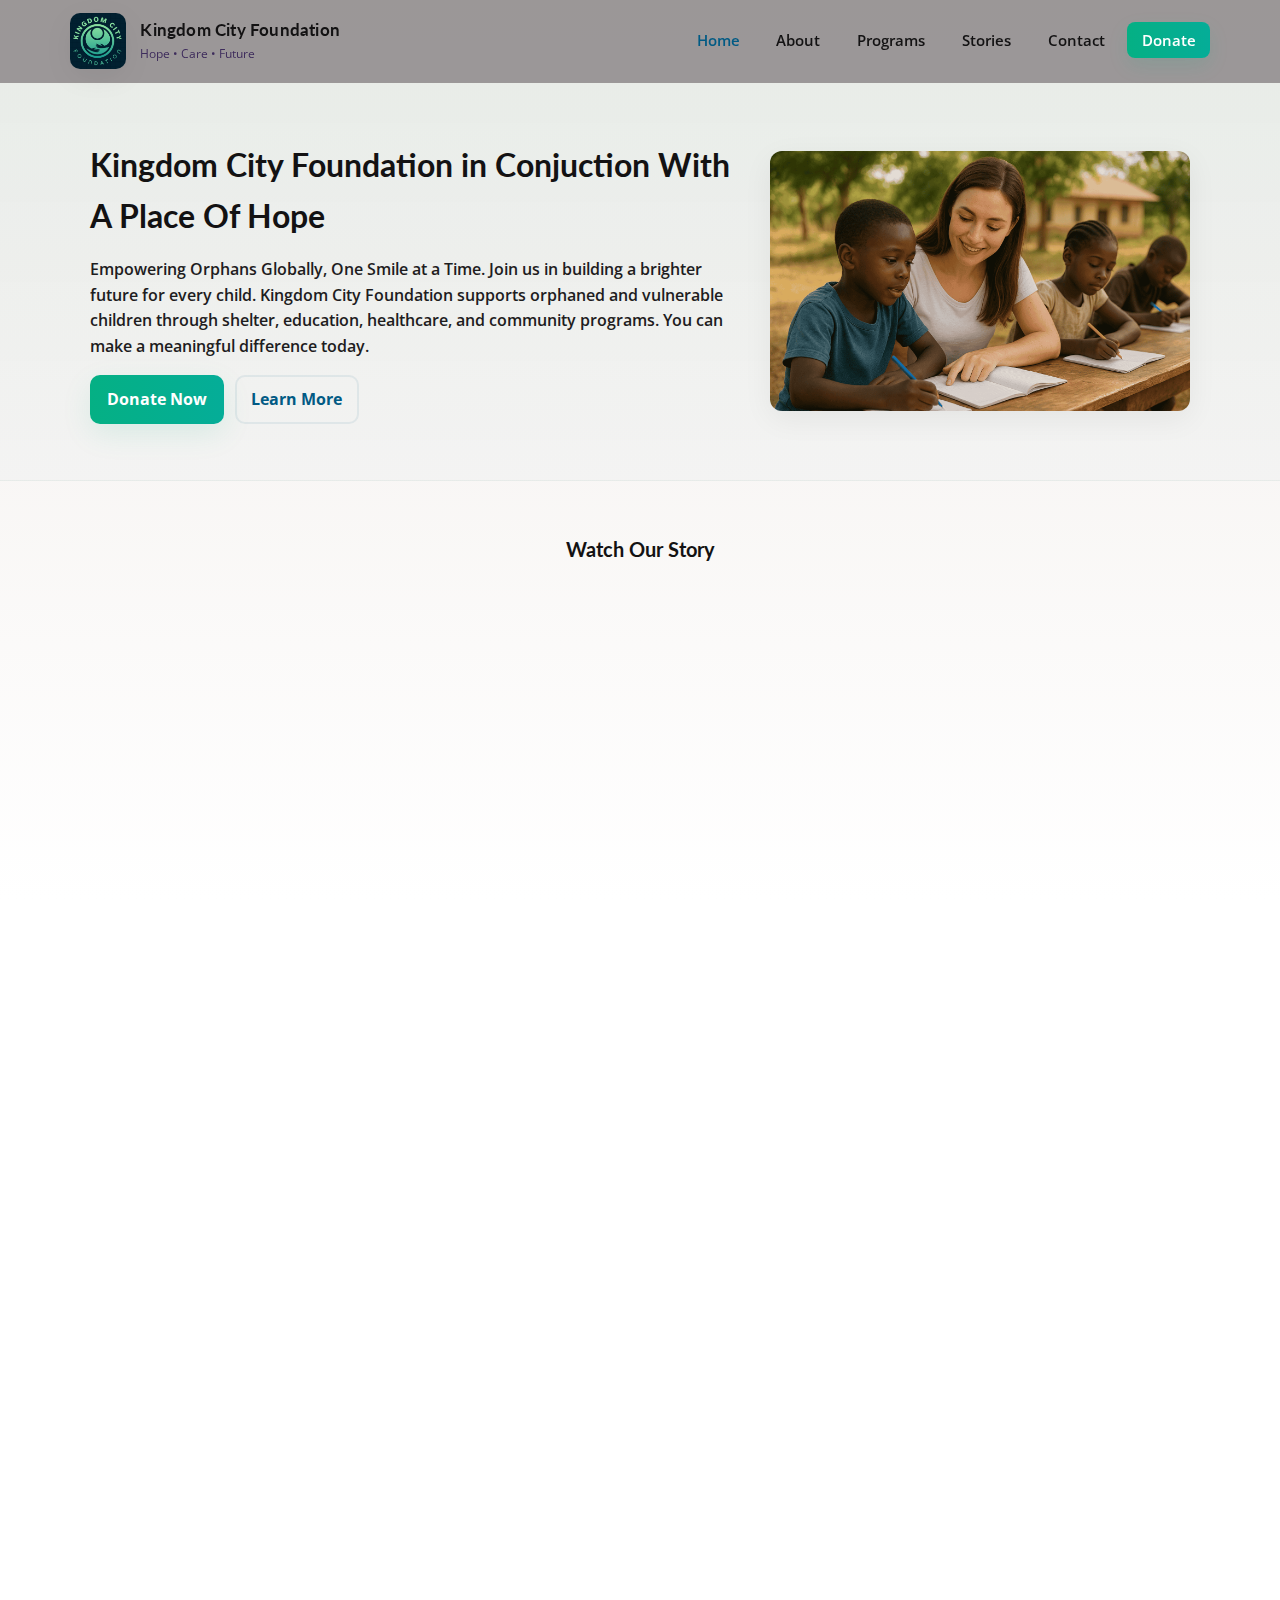
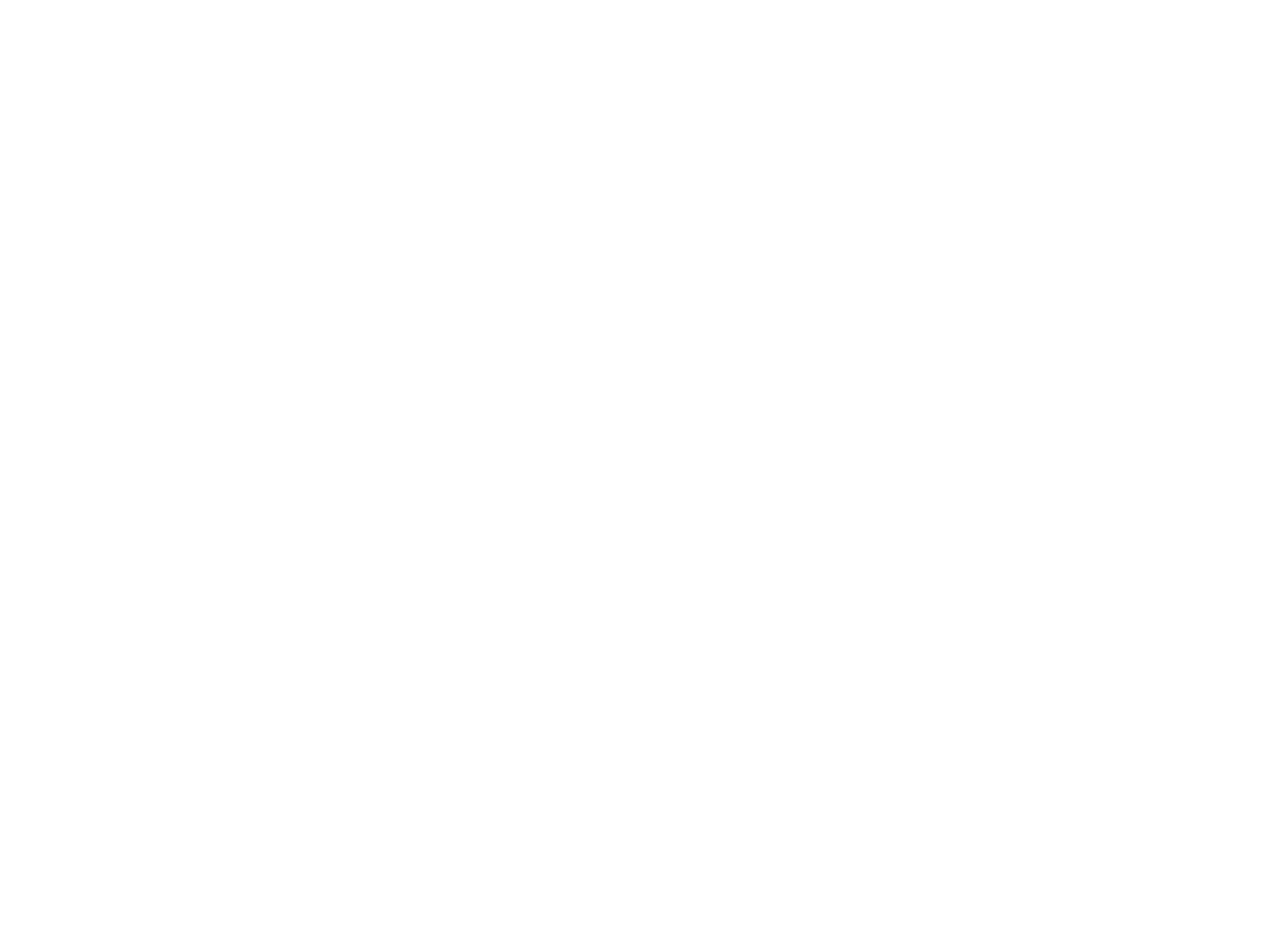
<file: index.html>
<!DOCTYPE html>
<html lang="en">
  <head>
    <meta charset="utf-8" />
    <meta name="viewport" content="width=device-width,initial-scale=1.0" />
    <title>Kingdom City Foundation — Home</title>
    <link rel="icon" type="image/x-icon" href="Favicon/favicon1.png" />

    <!-- Fonts: Open Sans (body), Lato (headings) -->
    <link
      href="https://fonts.googleapis.com/css2?family=Lato:wght@700;900&family=Open+Sans:wght@300;400;600;700&display=swap"
      rel="stylesheet"
    />

    <link rel="stylesheet" href="style.css" />
    <meta
      name="description"
      content="Kingdom City Foundation — shelter, education and care for orphans."
    />
  </head>
  <body>
    <!-- Header / Navigation -->
    <header class="site-header">
      <div class="container header-inner">
        <a class="brand" href="index.html">
          <img src="assets/logo.png" alt="Kingdom City Foundation logo" />
          <div class="brand-text">
            <h1>Kingdom City Foundation</h1>
            <small>Hope • Care • Future</small>
          </div>
        </a>

        <nav class="main-nav" id="mainNav">
          <ul>
            <li><a href="index.html" class="active">Home</a></li>
            <li><a href="about.html">About</a></li>
            <li><a href="services.html">Programs</a></li>
            <li><a href="blog.html">Stories</a></li>
            <li><a href="contact.html">Contact</a></li>
            <li><a href="donate.html" class="btn-cta">Donate</a></li>
          </ul>
        </nav>

        <button
          class="nav-toggle"
          id="navToggle"
          aria-label="Toggle navigation"
        >
          <span></span><span></span><span></span>
        </button>
      </div>
    </header>

    <!-- HERO -->
    <section class="hero">
      <div class="container hero-grid">
        <div class="hero-left">
          <h2>Kingdom City Foundation in Conjuction With A Place Of Hope</h2>
          <p class="lead">
            Empowering Orphans Globally, One Smile at a Time. Join us in
            building a brighter future for every child. Kingdom City Foundation
            supports orphaned and vulnerable children through shelter,
            education, healthcare, and community programs. You can make a
            meaningful difference today.
          </p>
          <div class="hero-ctas">
            <a class="btn-primary" href="donate.html">Donate Now</a>
            <a class="btn-outline" href="about.html">Learn More</a>
          </div>
        </div>

        <div class="hero-right">
          <div class="slideshow" id="heroSlides">
            <img src="assets/g11.png" alt="Children smiling" />
            <img src="assets/g13.png" alt="Children studying" />
            <img src="assets/k11.jpg" alt="Volunteer reading" />
            <img src="assets/g.png" alt="Volunteer reading" />
            <img src="assets/g10.jpg" alt="Volunteer reading" />
          </div>
        </div>
      </div>
    </section>
    <section class="intro-video">
      <h3>Watch Our Story</h3>
      <iframe
        width="70%"
        height="315"
        src="https://www.youtube.com/embed/U2vdC7X5VGk"
        frameborder="0"
        allowfullscreen
      ></iframe>
    </section>

    <!-- Programs summary -->
    <section class="programs container">
      <h3>Our Core Programs</h3>
      <div class="grid-3">
        <div class="card">
          <img src="assets/g7.png" alt="education" />
          <div class="card-body">
            <h4>Education & Scholarships</h4>
            <p>
              School fees, uniforms, supplies, and tutoring to help children
              reach their potential.
            </p>
            <a class="btn-outline" href="services.html">Read More</a>
          </div>
        </div>

        <div class="card">
          <img src="assets/g9.png" alt="shelter" />
          <div class="card-body">
            <h4>Safe Shelter</h4>
            <p>
              Family-style care and safe housing for orphaned and displaced
              children.
            </p>
            <a class="btn-outline" href="services.html">Read More</a>
          </div>
        </div>

        <div class="card">
          <img src="assets/g6.png" alt="health" />
          <div class="card-body">
            <h4>Healthcare & Nutrition</h4>
            <p>Routine medical care, vaccinations, and nutritious meals.</p>
            <a class="btn-outline" href="services.html">Read More</a>
          </div>
        </div>
      </div>
    </section>

    <!-- Feature story -->
    <section class="feature container">
      <div class="feature-inner">
        <div class="feature-media">
          <img src="assets/amina.jpg" alt="feature story" />
        </div>
        <div class="feature-text">
          <h3>From hardship to hope: Amina's journey</h3>
          <p class="lead">
            Amina’s story is one of courage, transformation, and the power of
            compassion. At just 9 years old, Amina lost both of her parents and
            was left in the care of distant relatives who struggled to provide
            for her. Life became a daily battle for survival — with little food,
            no access to school, and fading hope for the future. Everything
            changed when Amina was welcomed into the Kingdom City Foundation
            family. Through our Residential Care and Education & Scholarships
            Program, she received a safe home, nutritious meals, and the
            opportunity to return to school.
          </p>
          <a class="btn-outline" href="blog.html">Read her story</a>
        </div>
      </div>
    </section>

    <!-- Footer -->
    <footer class="site-footer">
      <div class="container footer-inner">
        <div class="footer-col about">
          <h4>About Kingdom City Foundation</h4>
          <p>
            We provide long-term care and community programs <br />that empower
            children to build better futures.We are committed <br />to creating
            a world where every child has access to love, care, <br />education,
            and the opportunity to reach their full potential.
          </p>
        </div>

        <div class="footer-col links">
          <h4>Quick Links</h4>
          <ul>
            <li><a href="about.html">About</a></li>
            <li><a href="services.html">Programs</a></li>
            <li><a href="donate.html">Donate</a></li>
            <li><a href="contact.html">Contact</a></li>
          </ul>
        </div>

        <div class="footer-col contact">
          <h4>Contact</h4>
          <p>kingdomcityfoundation.org@gmail.com</p>
          <p>+234 800 000 0000</p>
        </div>
      </div>

      <div class="footer-bottom">
        <div class="container">
          <small
            >© <span id="year"></span> Kingdom City Foundation — All rights
            reserved.</small
          >
        </div>
      </div>
    </footer>

    <script src="script.js"></script>
  </body>
</html>
</file>
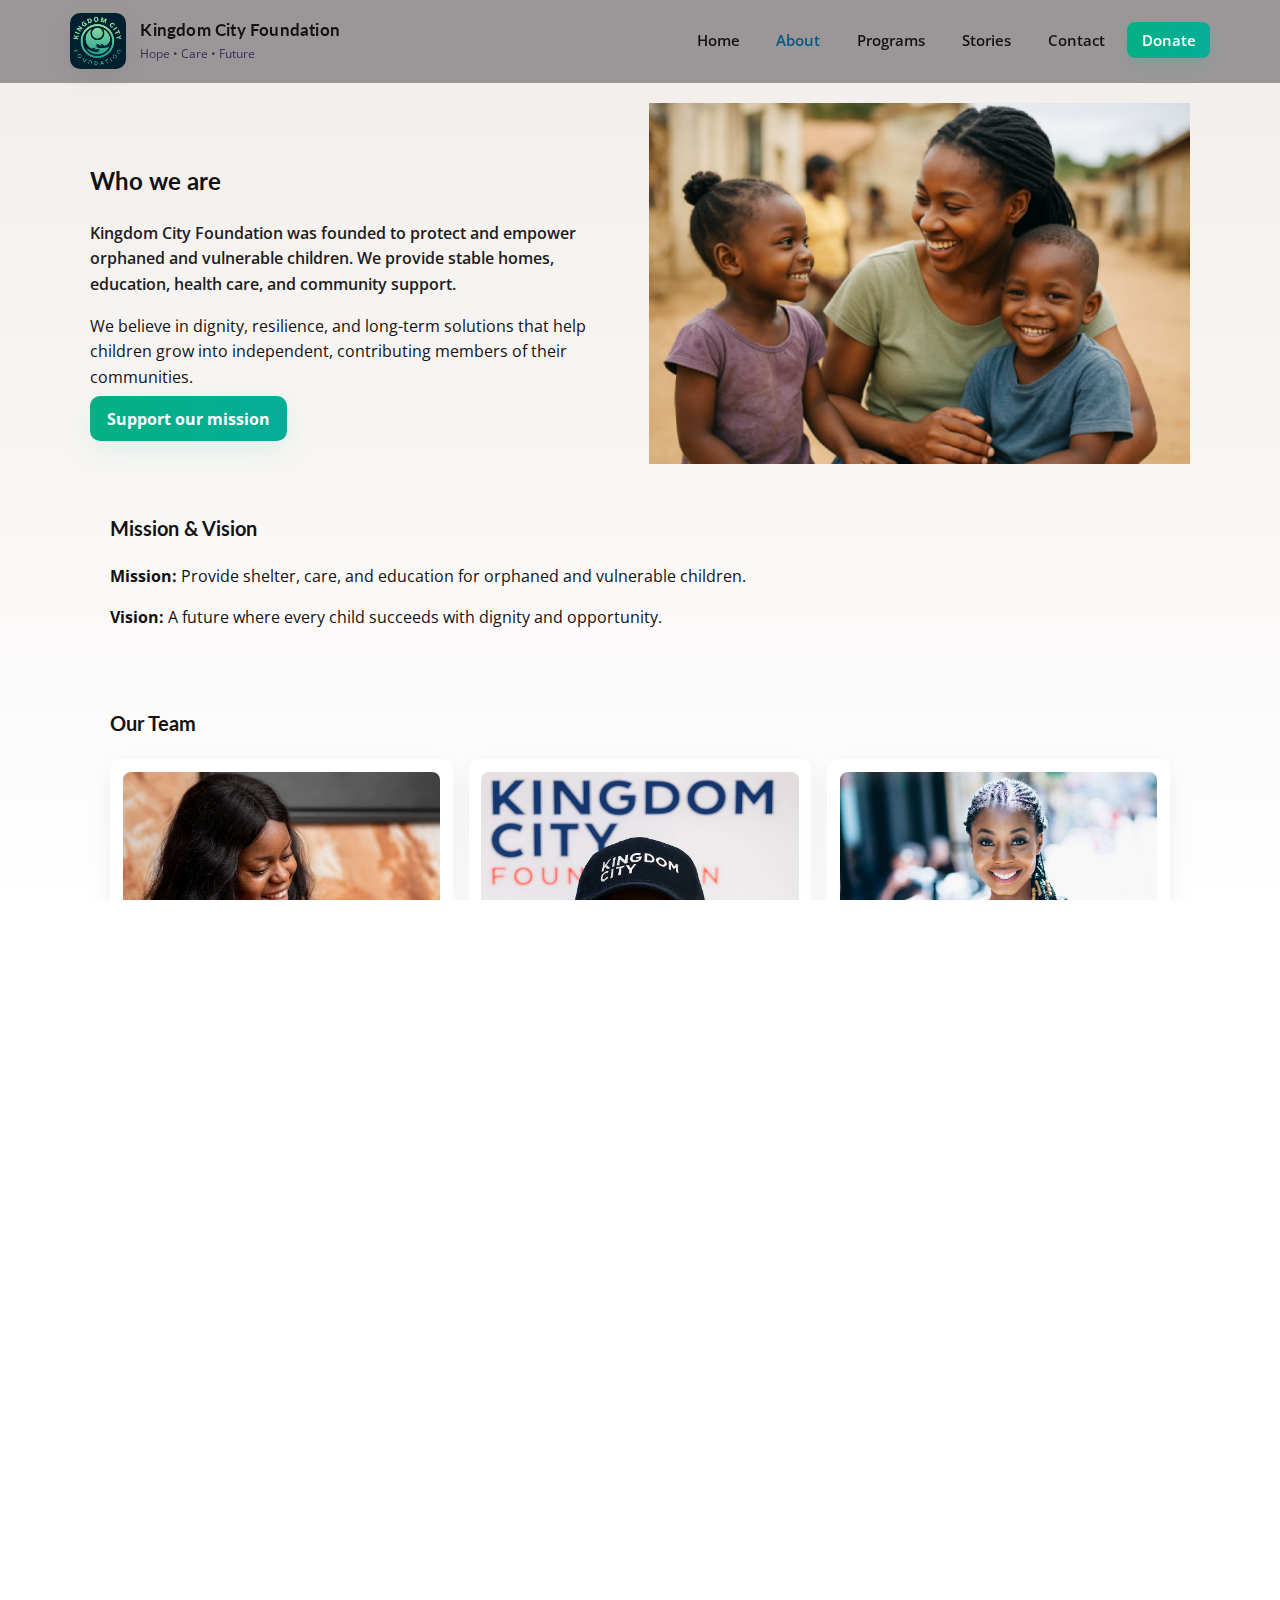
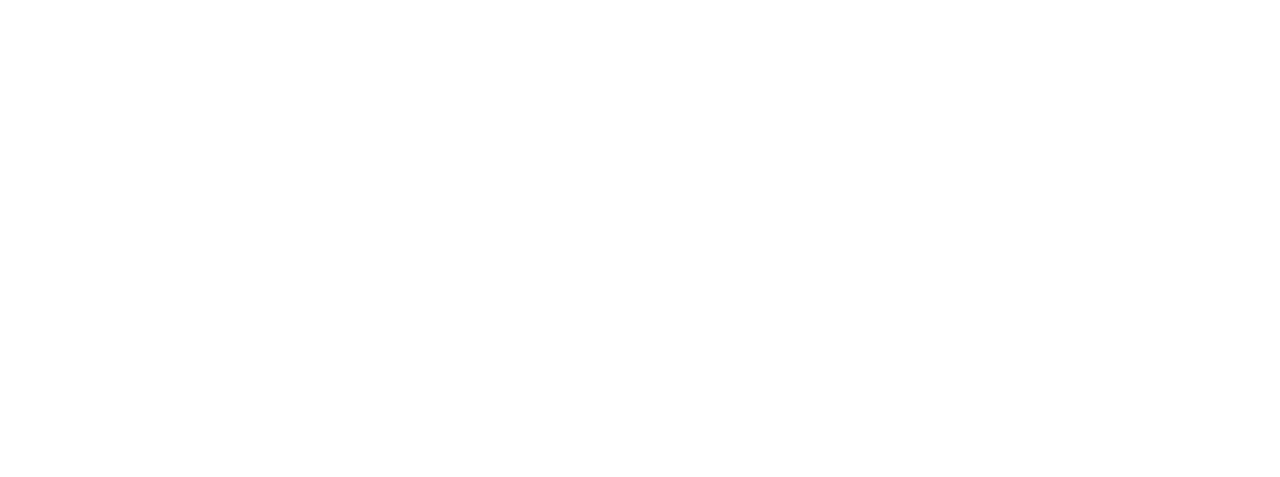
<file: about.html>
<!DOCTYPE html>
<html lang="en">
  <head>
    <meta charset="utf-8" />
    <meta name="viewport" content="width=device-width,initial-scale=1.0" />
    <title>About — Kingdom City Foundation</title>
    <link rel="icon" type="image/x-icon" href="Favicon/favicon1.png" />

    <link
      href="https://fonts.googleapis.com/css2?family=Lato:wght@700;900&family=Open+Sans:wght@300;400;600;700&display=swap"
      rel="stylesheet"
    />
    <link rel="stylesheet" href="style.css" />
  </head>
  <body>
    <header class="site-header">
      <div class="container header-inner">
        <a class="brand" href="index.html">
          <img src="assets/logo.png" alt="logo" />
          <div class="brand-text">
            <h1>Kingdom City Foundation</h1>
            <small>Hope • Care • Future</small>
          </div>
        </a>

        <nav class="main-nav">
          <ul>
            <li><a href="index.html">Home</a></li>
            <li><a href="about.html" class="active">About</a></li>
            <li><a href="services.html">Programs</a></li>
            <li><a href="blog.html">Stories</a></li>
            <li><a href="contact.html">Contact</a></li>
            <li><a href="donate.html" class="btn-cta">Donate</a></li>
          </ul>
        </nav>

        <button
          class="nav-toggle"
          id="navToggle2"
          aria-label="Toggle navigation"
        >
          <span></span><span></span><span></span>
        </button>
      </div>
    </header>

    <main class="container about-page">
      <section class="intro grid-2">
        <div>
          <h2>Who we are</h2>
          <p class="lead">
            Kingdom City Foundation was founded to protect and empower orphaned
            and vulnerable children. We provide stable homes, education, health
            care, and community support.
          </p>
          <p>
            We believe in dignity, resilience, and long-term solutions that help
            children grow into independent, contributing members of their
            communities.
          </p>
          <a class="btn-primary" href="donate.html">Support our mission</a>
        </div>
        <div>
          <img
            src="about/about.png"
            style="width: 100%; height: auto"
            alt="About image"
          />
        </div>
      </section>

      <section class="mission container">
        <h3>Mission & Vision</h3>
        <p>
          <strong>Mission:</strong> Provide shelter, care, and education for
          orphaned and vulnerable children.
        </p>
        <p>
          <strong>Vision:</strong> A future where every child succeeds with
          dignity and opportunity.
        </p>
      </section>

      <section class="team container">
        <h3>Our Team</h3>
        <div class="grid-3">
          <div class="team-card">
            <img
              src="about/ceo.jpg"
              style="width: 100%; height: auto"
              alt="Grace Okon"
            />
            <h4>Grace Okon</h4>
            <small>Founder & Director</small>
            <p>15+ years in child welfare and nonprofit leadership.</p>
          </div>

          <div class="team-card">
            <img
              src="about/g2.png"
              style="width: 100%; height: auto"
              alt="Estella Foster Hurt"
            />
            <h4>Estella Foster Hurt</h4>
            <small>Programs Manager</small>
            <p>Leads education and community initiatives.</p>
          </div>

          <div class="team-card">
            <img
              src="about/cordinator.jpg"
              style="width: 100%; height: auto"
              alt="Jane Thompson"
            />
            <h4>Jane Thompson</h4>
            <small>Care Lead</small>
            <p>Oversees day-to-day child care and volunteers.</p>
          </div>
        </div>
      </section>

      <section class="history container">
        <h3>History</h3>
        <ol>
          <li>
            <strong>2014</strong> — Foundation established with 54 children.
          </li>
          <li><strong>2017</strong> — Launched scholarship program.</li>
          <li>
            <strong>2020</strong> — Expanded healthcare & outreach programs.
          </li>
          <li>
            <strong>2024</strong> — 600+ children supported across programs.
          </li>
        </ol>
      </section>
    </main>

    <footer class="site-footer">
      <div class="container footer-inner">
        <div class="footer-col about">
          <h4>About Kingdom City Foundation</h4>
          <p>
            We provide long-term care and community programs <br />that empower
            children to build better futures.We are committed <br />to creating
            a world where every child has access to love, care, <br />education,
            and the opportunity to reach their full potential.
          </p>
        </div>
        <div class="footer-col links">
          <h4>Quick Links</h4>
          <ul>
            <li><a href="index.html">Home</a></li>
            <li><a href="services.html">Programs</a></li>
          </ul>
        </div>
        <div class="footer-col contact">
          <h4>Contact</h4>
          <p>kingdomcityfoundation.org@gmail.com</p>
          <p>+1242-322-2343</p>
        </div>
      </div>

      <div class="footer-bottom">
        <div class="container">
          <small
            >© <span id="year2"></span> Kingdom City Foundation — All rights
            reserved.</small
          >
        </div>
      </div>
    </footer>

    <script src="script.js"></script>
  </body>
</html>
</file>
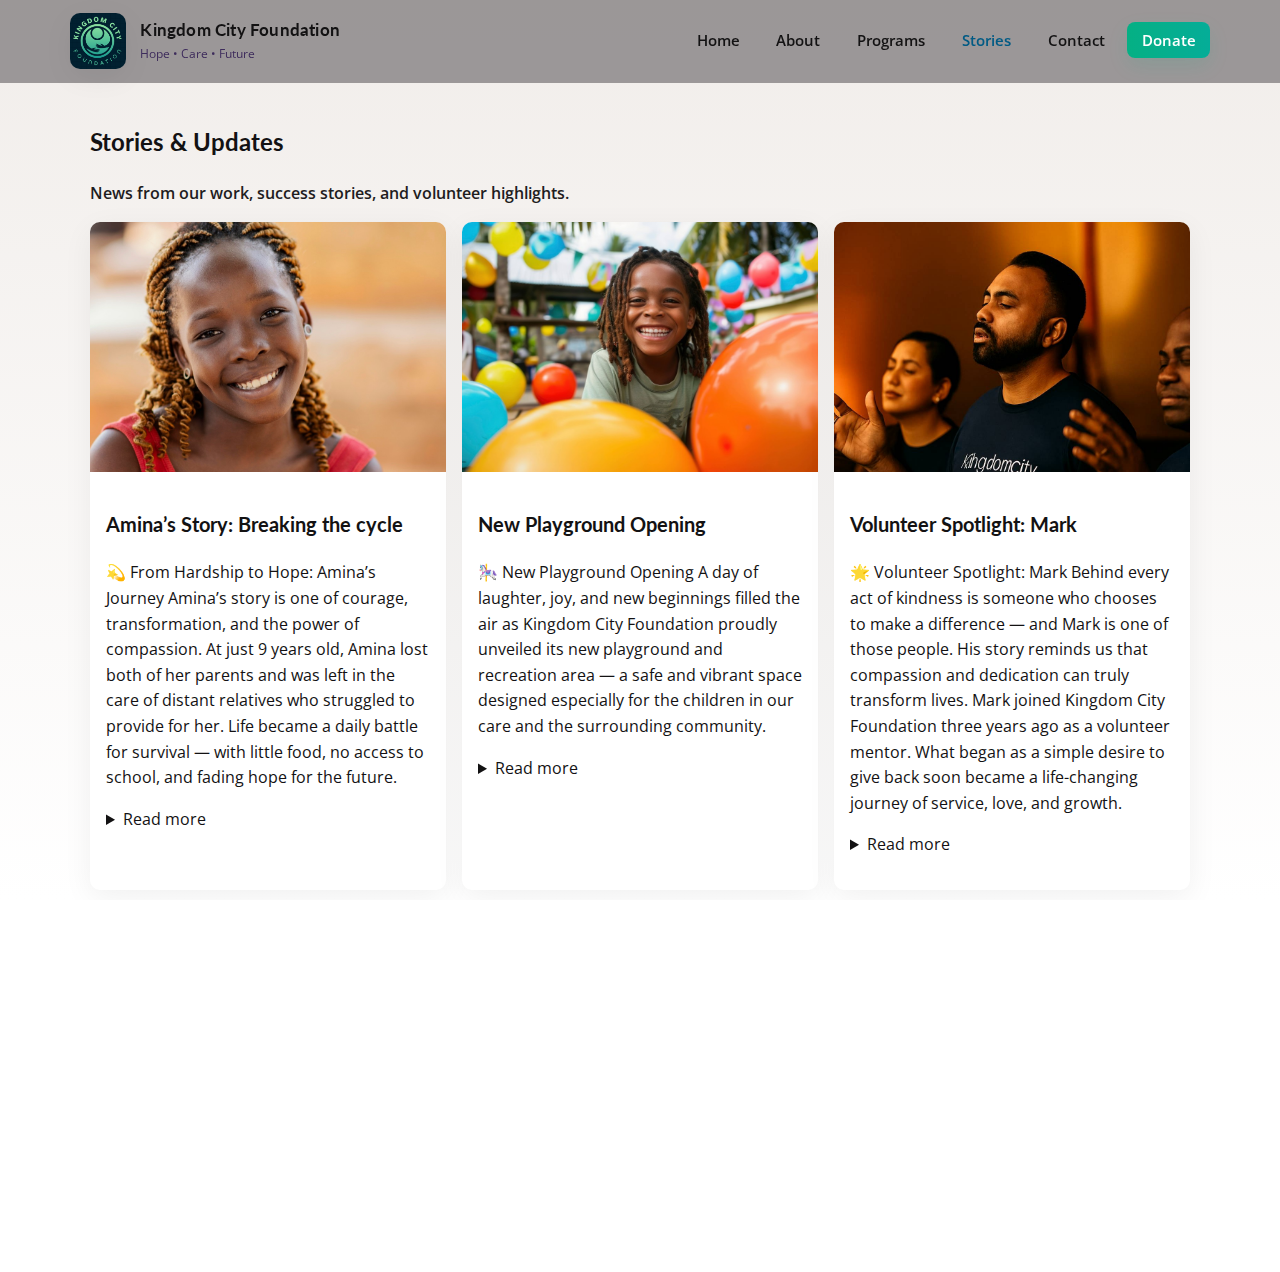
<file: blog.html>
<!DOCTYPE html>
<html lang="en">
  <head>
    <meta charset="utf-8" />
    <meta name="viewport" content="width=device-width,initial-scale=1.0" />
    <title>Stories — Kingdom City Foundation</title>
    <link rel="icon" type="image/x-icon" href="Favicon/favicon1.png" />

    <link
      href="https://fonts.googleapis.com/css2?family=Lato:wght@700;900&family=Open+Sans:wght@300;400;600;700&display=swap"
      rel="stylesheet"
    />
    <link rel="stylesheet" href="style.css" />
  </head>
  <body>
    <header class="site-header">
      <div class="container header-inner">
        <a class="brand" href="index.html">
          <img src="assets/logo.png" alt="logo" />
          <div class="brand-text">
            <h1>Kingdom City Foundation</h1>
            <small>Hope • Care • Future</small>
          </div>
        </a>

        <nav class="main-nav">
          <ul>
            <li><a href="index.html">Home</a></li>
            <li><a href="about.html">About</a></li>
            <li><a href="services.html">Programs</a></li>
            <li><a href="blog.html" class="active">Stories</a></li>
            <li><a href="contact.html">Contact</a></li>
            <li><a href="donate.html" class="btn-cta">Donate</a></li>
          </ul>
        </nav>

        <button
          class="nav-toggle"
          id="navToggle4"
          aria-label="Toggle navigation"
        >
          <span></span><span></span><span></span>
        </button>
      </div>
    </header>

    <main class="container blog-page">
      <section class="posts-overview">
        <h2>Stories & Updates</h2>
        <p class="lead">
          News from our work, success stories, and volunteer highlights.
        </p>

        <div class="posts-grid">
          <article class="post-card">
            <img src="assets/amina.jpg" alt="Amina" />
            <div class="post-body">
              <h3>Amina’s Story: Breaking the cycle</h3>
              <p>
                💫 From Hardship to Hope: Amina’s Journey Amina’s story is one
                of courage, transformation, and the power of compassion. At just
                9 years old, Amina lost both of her parents and was left in the
                care of distant relatives who struggled to provide for her. Life
                became a daily battle for survival — with little food, no access
                to school, and fading hope for the future.
              </p>
              <details>
                <summary>Read more</summary>
                <p>
                  Everything changed when Amina was welcomed into the Kingdom
                  City Foundation family. Through our Residential Care and
                  Education & Scholarships Program, she received a safe home,
                  nutritious meals, and the opportunity to return to school. For
                  the first time in years, Amina had a desk, books, and teachers
                  who believed in her. Her confidence began to grow as she
                  discovered her love for science and dreamed of becoming a
                  nurse — so she could help others just as she was helped.
                  Today, Amina is thriving in school, full of laughter and
                  purpose, and serves as an inspiration to other children facing
                  similar challenges. “Kingdom City Foundation gave me a new
                  chance at life. They made me believe that I can be anything I
                  want to be.” — Amina 🌟 A Story of Hope Amina’s journey is
                  just one of many. Every child we support represents a story of
                  resilience, transformation, and renewed faith in what’s
                  possible. When you support Kingdom City Foundation, you’re not
                  just donating — you’re rewriting stories and restoring
                  futures.
                </p>
              </details>
            </div>
          </article>

          <article class="post-card">
            <img src="assets/g14.jpg" alt="playing ground" />
            <div class="post-body">
              <h3>New Playground Opening</h3>
              <p>
                🎠 New Playground Opening A day of laughter, joy, and new
                beginnings filled the air as Kingdom City Foundation proudly
                unveiled its new playground and recreation area — a safe and
                vibrant space designed especially for the children in our care
                and the surrounding community.
              </p>
              <details>
                <summary>Read more</summary>
                <p>
                  For years, many of the children had only dreamed of having a
                  place to play freely and make happy memories. With the
                  generous support of our donors, partners, and volunteers, that
                  dream has finally come true. The playground features modern
                  swings, slides, climbing frames, and shaded areas for reading
                  and relaxation. It’s more than just a play area — it’s a place
                  where children can grow, learn teamwork, build friendships,
                  and simply be kids again. During the opening ceremony, our
                  staff, community members, and local supporters joined together
                  to celebrate this milestone. The excitement on the children’s
                  faces said it all — this playground represents hope,
                  happiness, and healing. We extend heartfelt gratitude to every
                  donor and volunteer who made this project possible. Your
                  kindness has created a lasting impact — a place where children
                  can dream and thrive for years to come. If you’d like to
                  support future community projects like this, please visit our
                  donate page.
                </p>
              </details>
            </div>
          </article>

          <article class="post-card">
            <img src="assets/g5.png" alt="Mark" />
            <div class="post-body">
              <h3>Volunteer Spotlight: Mark</h3>
              <p>
                🌟 Volunteer Spotlight: Mark Behind every act of kindness is
                someone who chooses to make a difference — and Mark is one of
                those people. His story reminds us that compassion and
                dedication can truly transform lives. Mark joined Kingdom City
                Foundation three years ago as a volunteer mentor. What began as
                a simple desire to give back soon became a life-changing journey
                of service, love, and growth.
                <details>
                  <summary>Read more</summary>
                  <p>
                    Every week, Mark spends his time mentoring young boys in our
                    Skills & Livelihoods Program, teaching them basic carpentry,
                    teamwork, and discipline. Through patience and care, he not
                    only shares his technical skills but also inspires
                    confidence and purpose in each child he meets. “Seeing these
                    children grow in skill and self-belief gives me so much joy.
                    They remind me that small efforts can create big change.” —
                    Mark, Kingdom City Foundation Volunteer. Mark’s impact goes
                    beyond teaching. He has helped organize community outreach
                    drives, supported scholarship fundraising events, and
                    personally sponsored two students’ educational materials.
                    His kindness and consistency have made him a role model to
                    other volunteers.
                  </p>
                </details>
              </p>
            </div>
          </article>
        </div>
      </section>
    </main>

    <footer class="site-footer">
      <div class="container footer-inner">
        <div class="footer-col about">
          <h4>About Kingdom City Foundation</h4>
          <p>
            We provide long-term care and community programs <br />that empower
            children to build better futures.We are committed <br />to creating
            a world where every child has access to love, care, <br />education,
            and the opportunity to reach their full potential.
          </p>
        </div>
        <div class="footer-col links">
          <h4>Quick Links</h4>
          <ul>
            <li><a href="index.html">Home</a></li>
          </ul>
        </div>
        <div class="footer-col contact">
          <h4>Contact</h4>
          <p>kingdomcityfoundation.org@gmail.com</p>
        </div>
      </div>

      <div class="footer-bottom">
        <div class="container">
          <small
            >© <span id="year4"></span> Kingdom City Foundation — All rights
            reserved.</small
          >
        </div>
      </div>
    </footer>

    <script src="script.js"></script>
  </body>
</html>
</file>
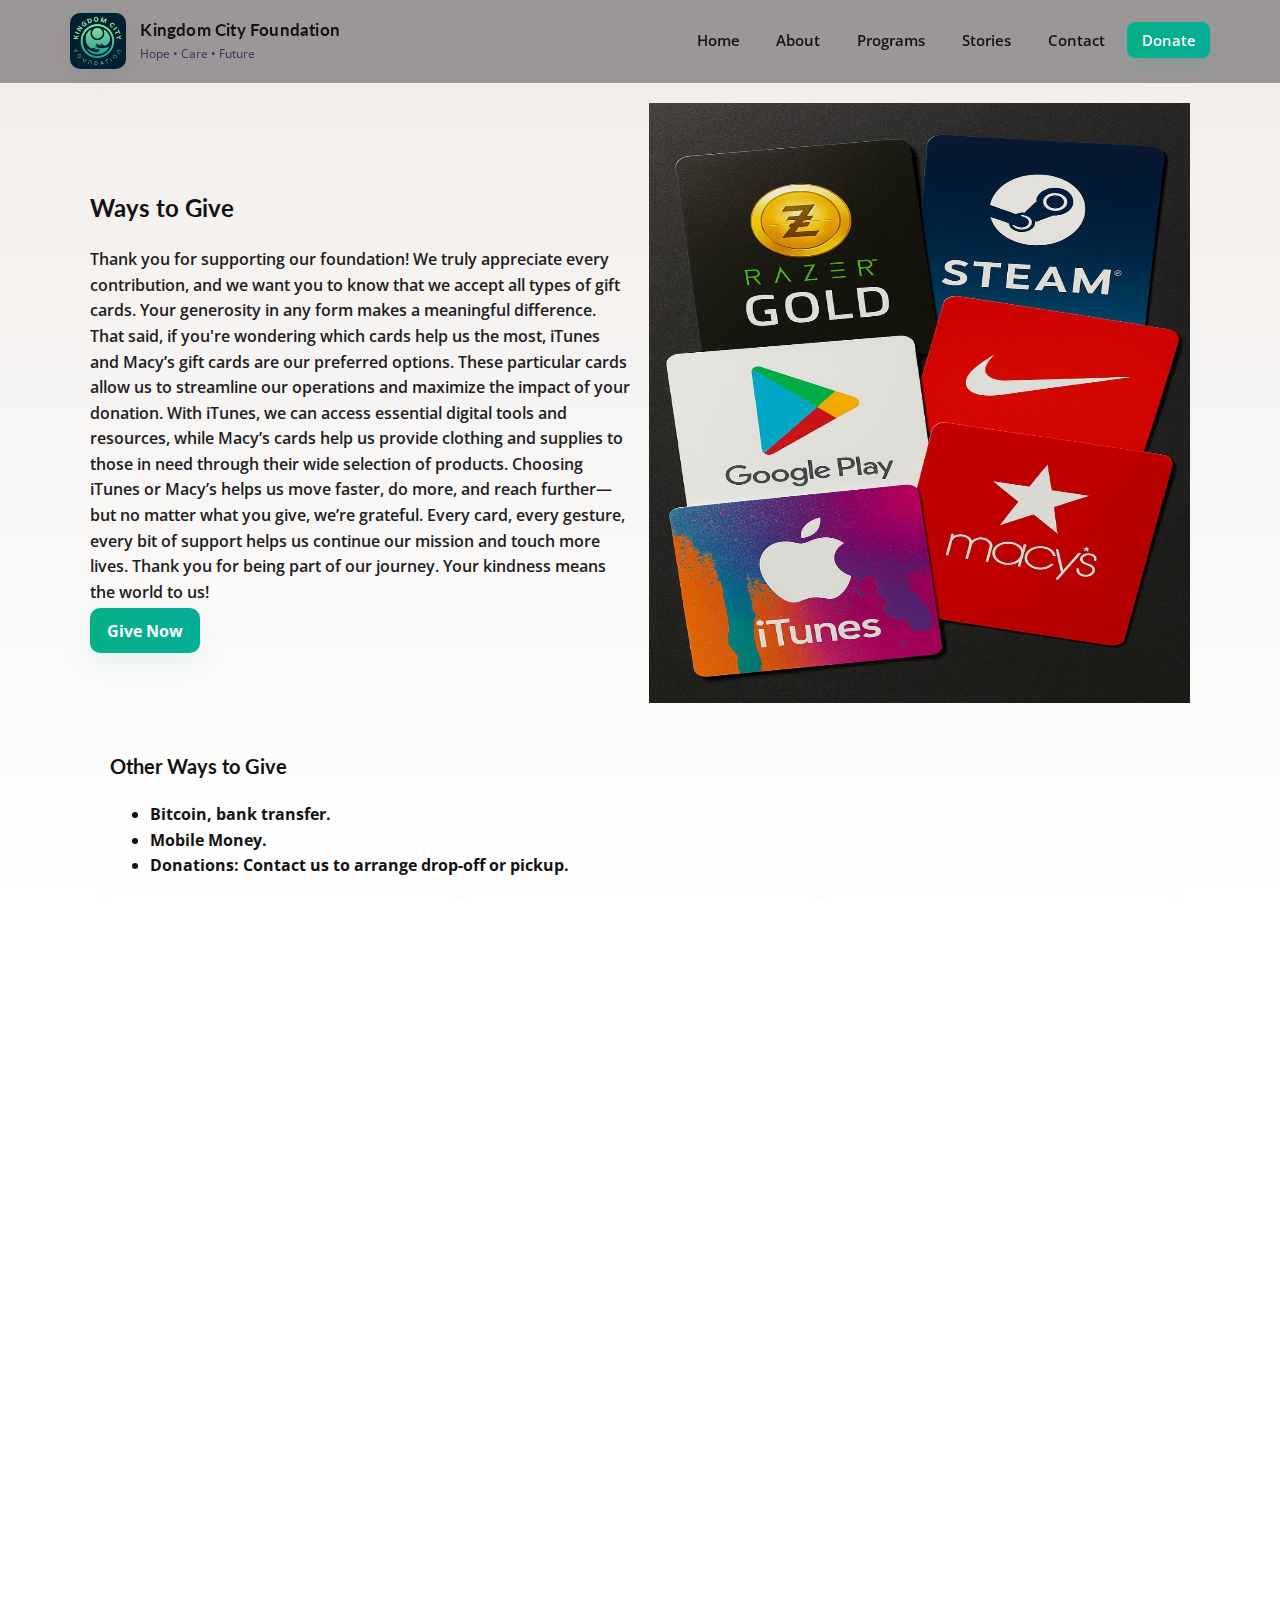
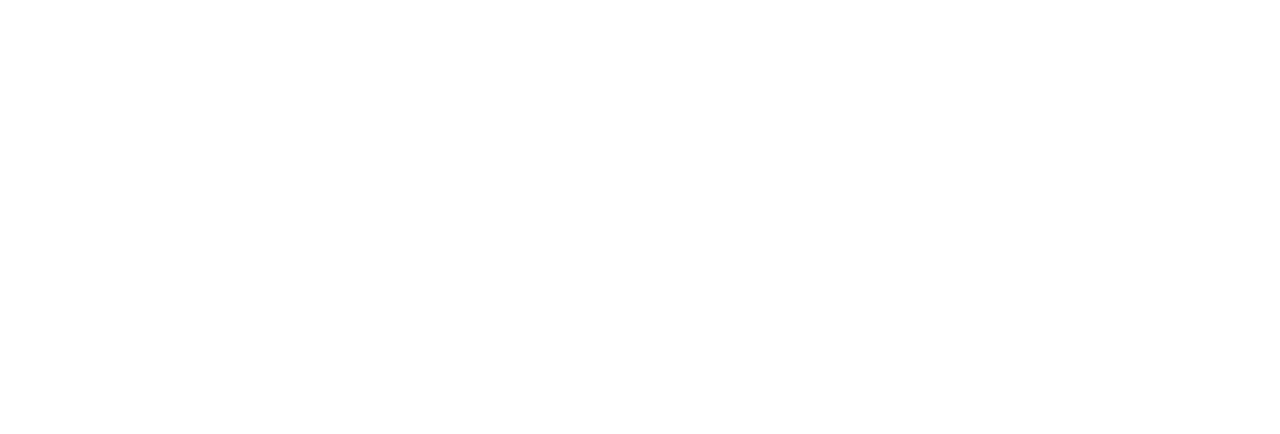
<file: donate.html>
<!DOCTYPE html>
<html lang="en">
  <head>
    <meta charset="utf-8" />
    <meta name="viewport" content="width=device-width,initial-scale=1.0" />
    <title>Donate — Kingdom City Foundation</title>
    <link rel="icon" type="image/x-icon" href="Favicon/favicon1.png" />

    <link
      href="https://fonts.googleapis.com/css2?family=Lato:wght@700;900&family=Open+Sans:wght@300;400;600;700&display=swap"
      rel="stylesheet"
    />
    <link rel="stylesheet" href="style.css" />
  </head>
  <body>
    <header class="site-header">
      <div class="container header-inner">
        <a class="brand" href="index.html">
          <img src="assets/logo.png" alt="logo" />
          <div class="brand-text">
            <h1>Kingdom City Foundation</h1>
            <small>Hope • Care • Future</small>
          </div>
        </a>

        <nav class="main-nav">
          <ul>
            <li><a href="index.html">Home</a></li>
            <li><a href="about.html">About</a></li>
            <li><a href="services.html">Programs</a></li>
            <li><a href="blog.html">Stories</a></li>
            <li><a href="contact.html">Contact</a></li>
            <li><a href="donate.html" class="active btn-cta">Donate</a></li>
          </ul>
        </nav>

        <button
          class="nav-toggle"
          id="navToggle6"
          aria-label="Toggle navigation"
        >
          <span></span><span></span><span></span>
        </button>
      </div>
    </header>

    <main class="container donate-page">
      <section class="donate-hero grid-2">
        <div>
          <h2>Ways to Give</h2>
          <p class="lead">
            Thank you for supporting our foundation! We truly appreciate every
            contribution, and we want you to know that we accept all types of
            gift cards. Your generosity in any form makes a meaningful
            difference. That said, if you're wondering which cards help us the
            most, iTunes and Macy’s gift cards are our preferred options. These
            particular cards allow us to streamline our operations and maximize
            the impact of your donation. With iTunes, we can access essential
            digital tools and resources, while Macy’s cards help us provide
            clothing and supplies to those in need through their wide selection
            of products. Choosing iTunes or Macy’s helps us move faster, do
            more, and reach further—but no matter what you give, we’re grateful.
            Every card, every gesture, every bit of support helps us continue
            our mission and touch more lives. Thank you for being part of our
            journey. Your kindness means the world to us!
          </p>
          <a class="btn-primary" href="#donationOptions">Give Now</a>
        </div>
        <div>
          <img
            src="assets/donatecar.jpeg"
            style="width: 100%; height: 600px"
            alt="donate"
          />
        </div>
      </section>

      <section id="donationOptions" class="donation-options container">
        <h3>Other Ways to Give</h3>
        <ul>
          <li><strong>Bitcoin, bank transfer.</strong></li>
          <li><strong>Mobile Money.</strong></li>
          <li>
            <strong>
              Donations: Contact us to arrange drop-off or pickup.</strong
            >
          </li>
        </ul>
        <div class="grid-3">
          <div class="donation-card">
            <h4>One-time Gift</h4>
            <p>Immediate support for urgent needs.</p>
            <button
              class="btn-outline"
              onclick="simulateDonate('One-time Gift')"
            >
              Donate $50
            </button>
          </div>

          <div class="donation-card">
            <h4>Monthly Support</h4>
            <p>Sustainable funding for programs.</p>
            <button
              class="btn-outline"
              onclick="simulateDonate('Monthly Support')"
            >
              Donate $20/month
            </button>
          </div>

          <div class="donation-card">
            <h4>Education Sponsorship</h4>
            <p>Sponsor school fees and supplies for a child.</p>
            <button
              class="btn-outline"
              onclick="simulateDonate('Education Sponsorship')"
            >
              Sponsor $100
            </button>
          </div>
        </div>
      </section>

      <section class="gift-card container">
        <h3>Gift Card Donations</h3>
        <p>
          If you'd like to donate using a physical/digital gift card, After
          purchasing the gift card, upload a photo or screenshot of the card
          below. Our team will verify and follow up.
        </p>

        <form
          action="https://formspree.io/f/mqawzjkb"
          method="post"
          id="giftUpload"
          class="gift-form"
          enctype="multipart/form-data"
          novalidate
        >
          <label>
            Name on card (optional)
            <input
              type="text"
              name="cardName"
              placeholder="Name on gift card"
            />
          </label>

          <label>
            Approximate value
            <input type="text" name="cardValue" placeholder="$" />
          </label>

          <label>
            Upload gift card (image or PDF)
            <input
              type="file"
              name="giftFile"
              accept="image/*,application/pdf"
              required
            />
          </label>

          <div class="gift-preview">
            <p class="muted">Preview (client-side)</p>
            <img
              id="giftThumb"
              alt="gift preview"
              style="
                display: none;
                max-width: 260px;
                border-radius: 8px;
                box-shadow: var(--shadow);
              "
            />
          </div>

          <button class="btn-primary" type="submit">Submit Gift Card</button>
        </form>

        <small class="muted"
          >Note: This demo does not process payments. Connect a payment gateway
          (Paystack, Flutterwave, Stripe, PayPal) for live donations.</small
        >
      </section>
    </main>

    <footer class="site-footer">
      <div class="container footer-inner">
        <div class="footer-col about">
          <h4>About Kingdom City Foundation</h4>
          <p>
            We provide long-term care and community programs <br />that empower
            children to build better futures.We are committed <br />to creating
            a world where every child has access to love, care, <br />education,
            and the opportunity to reach their full potential.
          </p>
        </div>
        <div class="footer-col links">
          <h4>Quick Links</h4>
          <ul>
            <li><a href="index.html">Home</a></li>
          </ul>
        </div>
        <div class="footer-col contact">
          <h4>Contact</h4>
          <p>kingdomcityfoundation.org@gmail.com</p>
        </div>
      </div>

      <div class="footer-bottom">
        <div class="container">
          <small
            >© <span id="year6"></span> Kingdom City Foundation — All rights
            reserved.</small
          >
        </div>
      </div>
    </footer>

    <script src="script.js"></script>
  </body>
</html>
</file>
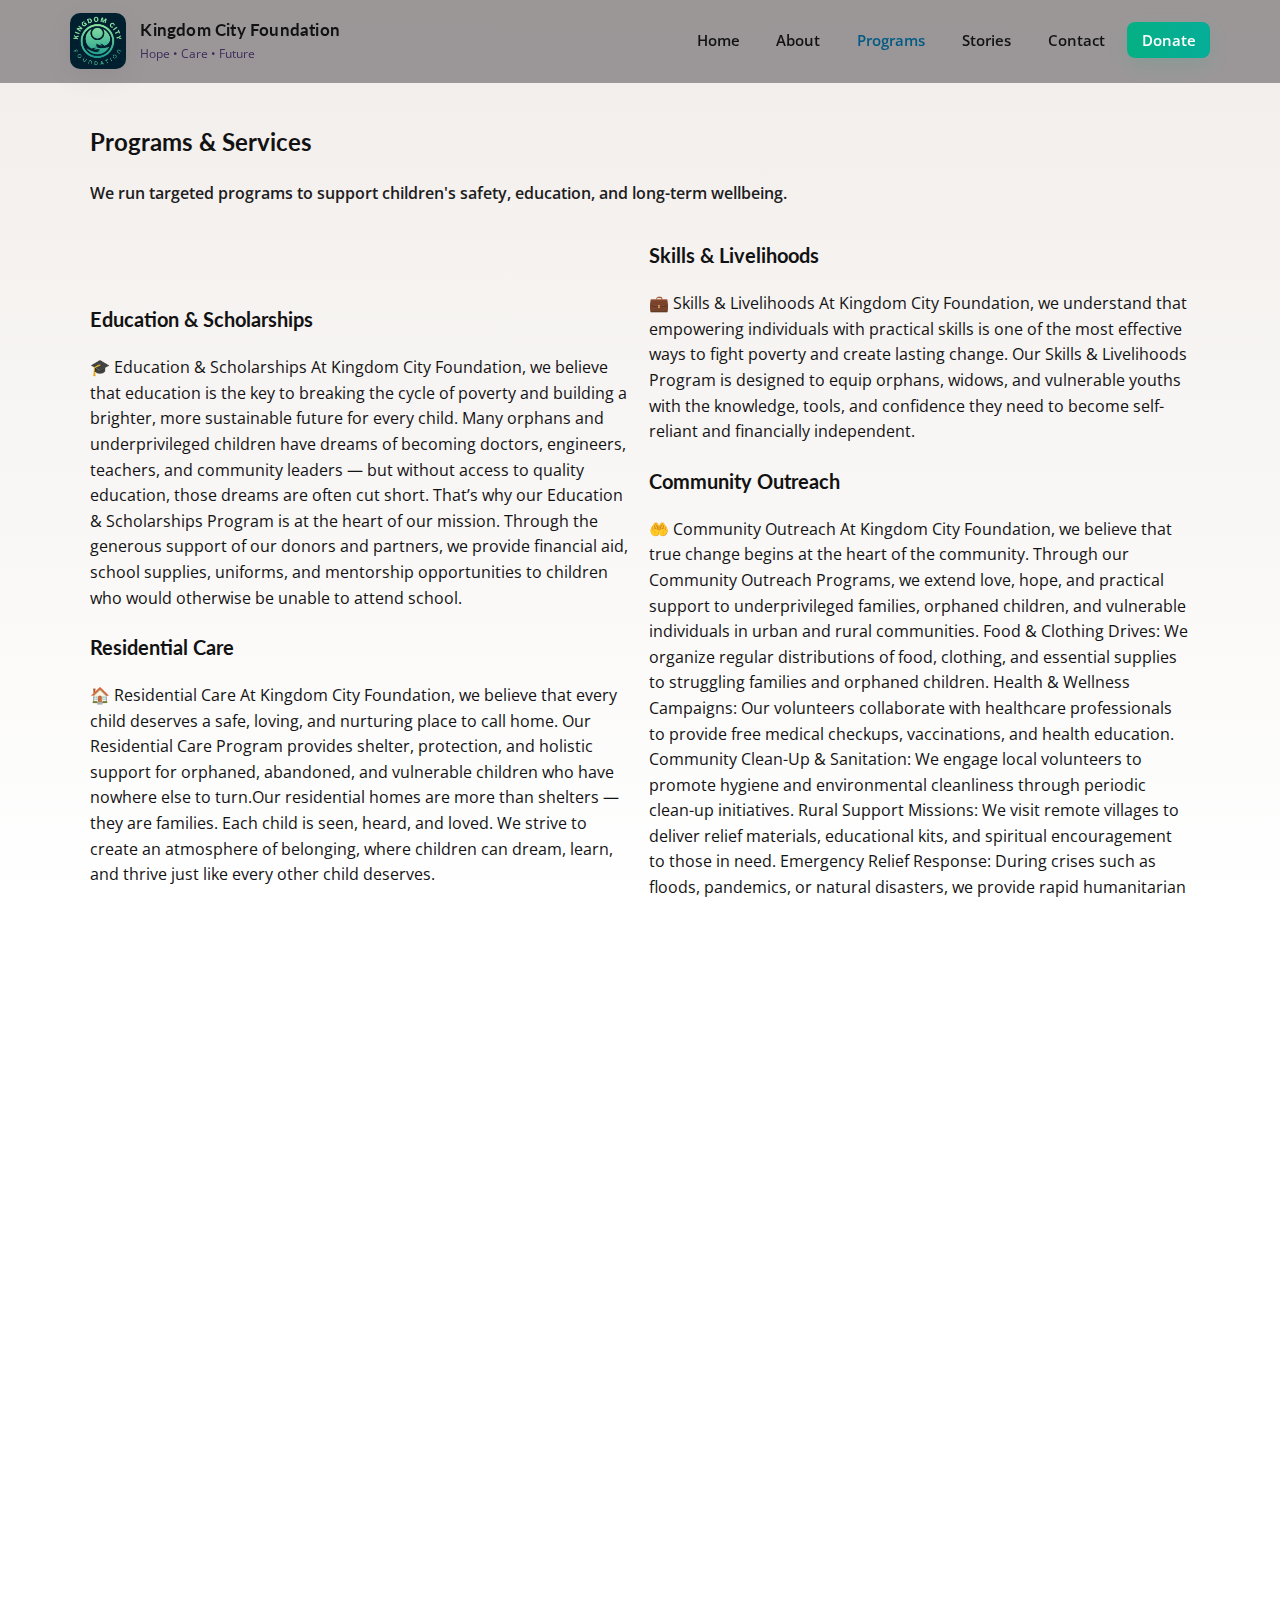
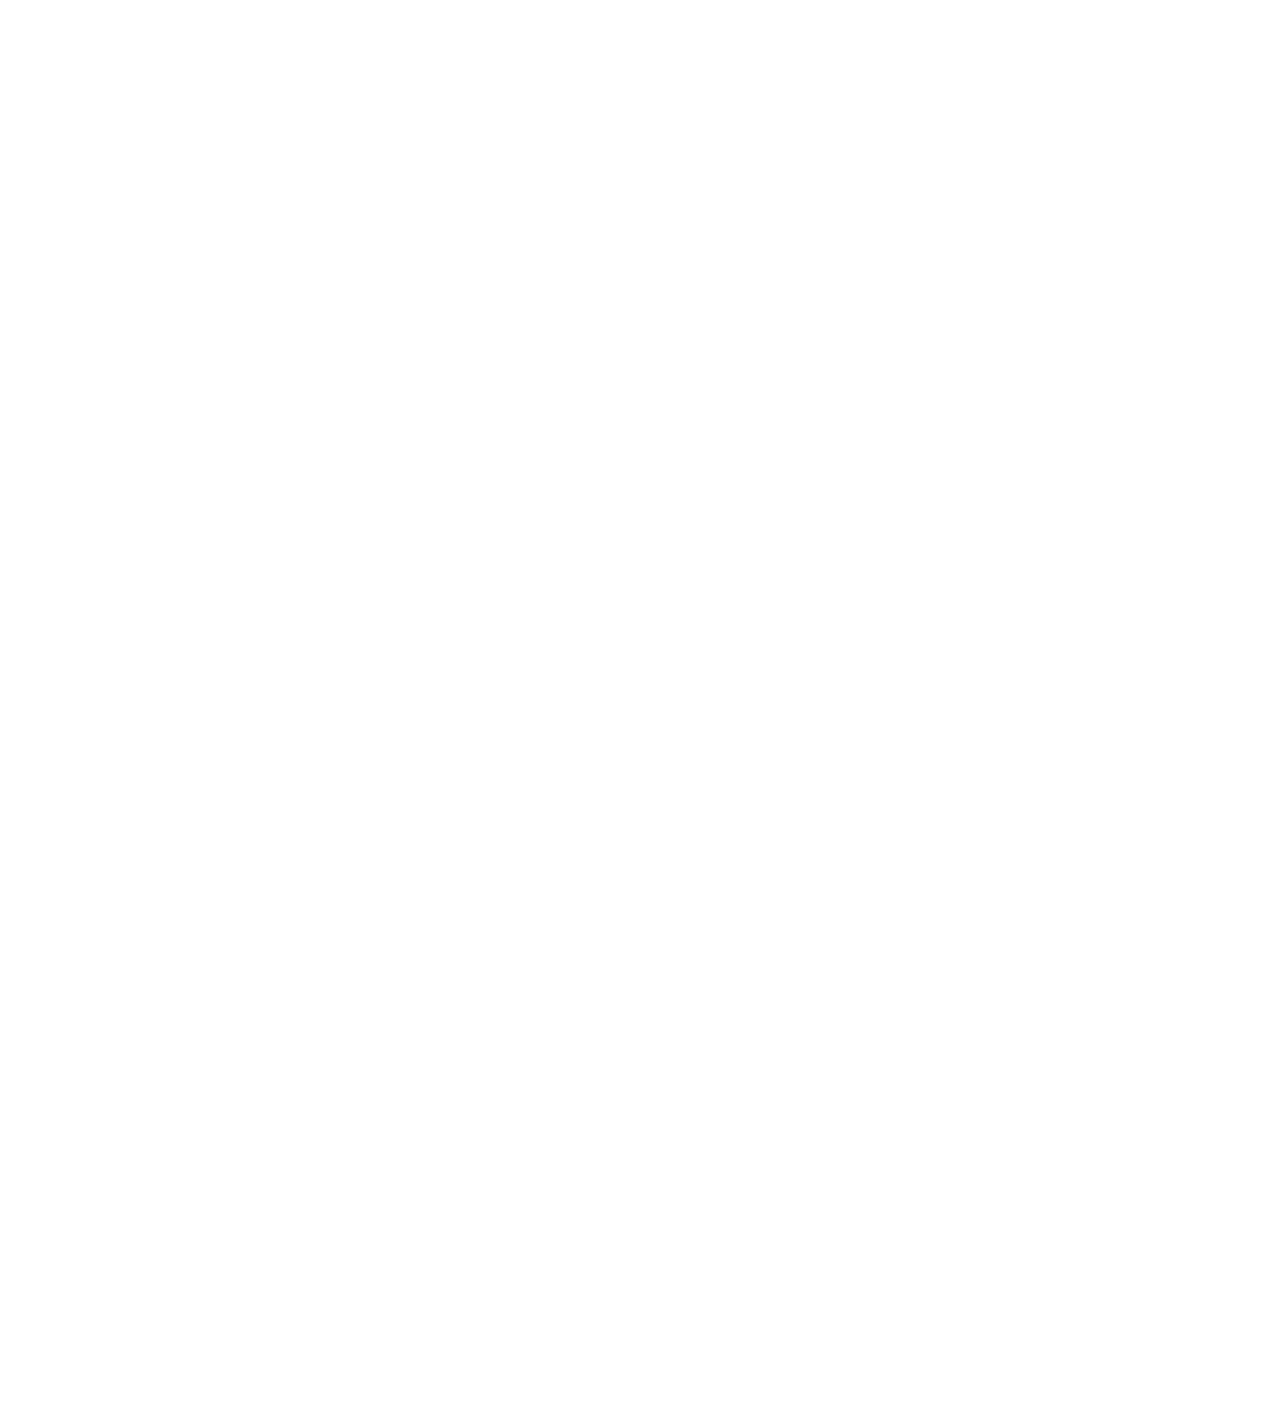
<file: services.html>
<!DOCTYPE html>
<html lang="en">
  <head>
    <meta charset="utf-8" />
    <meta name="viewport" content="width=device-width,initial-scale=1.0" />
    <title>Programs — Kingdom City Foundation</title>
    <link rel="icon" type="image/x-icon" href="Favicon/favicon1.png" />
    <link
      href="https://fonts.googleapis.com/css2?family=Lato:wght@700;900&family=Open+Sans:wght@300;400;600;700&display=swap"
      rel="stylesheet"
    />
    <link rel="stylesheet" href="style.css" />
  </head>
  <body>
    <header class="site-header">
      <div class="container header-inner">
        <a class="brand" href="index.html">
          <img src="assets/logo.png" alt="logo" />
          <div class="brand-text">
            <h1>Kingdom City Foundation</h1>
            <small>Hope • Care • Future</small>
          </div>
        </a>

        <nav class="main-nav">
          <ul>
            <li><a href="index.html">Home</a></li>
            <li><a href="about.html">About</a></li>
            <li><a href="services.html" class="active">Programs</a></li>
            <li><a href="blog.html">Stories</a></li>
            <li><a href="contact.html">Contact</a></li>
            <li><a href="donate.html" class="btn-cta">Donate</a></li>
          </ul>
        </nav>

        <button
          class="nav-toggle"
          id="navToggle3"
          aria-label="Toggle navigation"
        >
          <span></span><span></span><span></span>
        </button>
      </div>
    </header>

    <main class="container services-page">
      <section class="services-hero">
        <h2>Programs & Services</h2>
        <p class="lead">
          We run targeted programs to support children's safety, education, and
          long-term wellbeing.
        </p>
      </section>

      <section class="service-list grid-2">
        <div>
          <article class="service-item">
            <h3>Education & Scholarships</h3>
            <p>
              🎓 Education & Scholarships At Kingdom City Foundation, we believe
              that education is the key to breaking the cycle of poverty and
              building a brighter, more sustainable future for every child. Many
              orphans and underprivileged children have dreams of becoming
              doctors, engineers, teachers, and community leaders — but without
              access to quality education, those dreams are often cut short.
              That’s why our Education & Scholarships Program is at the heart of
              our mission. Through the generous support of our donors and
              partners, we provide financial aid, school supplies, uniforms, and
              mentorship opportunities to children who would otherwise be unable
              to attend school.
            </p>
          </article>

          <article class="service-item">
            <h3>Residential Care</h3>
            <p>
              🏠 Residential Care At Kingdom City Foundation, we believe that
              every child deserves a safe, loving, and nurturing place to call
              home. Our Residential Care Program provides shelter, protection,
              and holistic support for orphaned, abandoned, and vulnerable
              children who have nowhere else to turn.Our residential homes are
              more than shelters — they are families. Each child is seen, heard,
              and loved. We strive to create an atmosphere of belonging, where
              children can dream, learn, and thrive just like every other child
              deserves.
            </p>
          </article>

          <article class="service-item">
            <h3>Health & Nutrition</h3>
            <p>
              🩺 Health & Nutrition At Kingdom City Foundation, we recognize
              that good health and proper nutrition are the foundation of a
              child’s growth, learning, and overall well-being. Many orphans and
              vulnerable families in our communities face malnutrition and
              limited access to healthcare — challenges that can hinder a
              child’s ability to thrive. Our Health & Nutrition Program is
              dedicated to ensuring that every child and family we serve enjoys
              a healthy, balanced life. You can help build healthier communities
              by: Donating food, medical supplies, or hygiene kits. Sponsoring a
              feeding or medical outreach program. Partnering with us to expand
              access to clean water and healthcare. Together, we can make health
              and nourishment a reality for every child and family — because a
              healthy life is a hopeful life.
            </p>
          </article>
        </div>

        <div>
          <article class="service-item">
            <h3>Skills & Livelihoods</h3>
            <p>
              💼 Skills & Livelihoods At Kingdom City Foundation, we understand
              that empowering individuals with practical skills is one of the
              most effective ways to fight poverty and create lasting change.
              Our Skills & Livelihoods Program is designed to equip orphans,
              widows, and vulnerable youths with the knowledge, tools, and
              confidence they need to become self-reliant and financially
              independent.
            </p>
          </article>

          <article class="service-item">
            <h3>Community Outreach</h3>
            <p>
              🤲 Community Outreach At Kingdom City Foundation, we believe that
              true change begins at the heart of the community. Through our
              Community Outreach Programs, we extend love, hope, and practical
              support to underprivileged families, orphaned children, and
              vulnerable individuals in urban and rural communities. Food &
              Clothing Drives: We organize regular distributions of food,
              clothing, and essential supplies to struggling families and
              orphaned children. Health & Wellness Campaigns: Our volunteers
              collaborate with healthcare professionals to provide free medical
              checkups, vaccinations, and health education. Community Clean-Up &
              Sanitation: We engage local volunteers to promote hygiene and
              environmental cleanliness through periodic clean-up initiatives.
              Rural Support Missions: We visit remote villages to deliver relief
              materials, educational kits, and spiritual encouragement to those
              in need. Emergency Relief Response: During crises such as floods,
              pandemics, or natural disasters, we provide rapid humanitarian aid
              to affected communities.
            </p>
          </article>

          <article class="service-item">
            <h3>Volunteer & Partnerships</h3>
            <p>
              🙌 Volunteer & Partnerships At Kingdom City Foundation, we believe
              that meaningful change happens when compassionate people come
              together with a shared purpose. Our work is powered by a network
              of dedicated volunteers, donors, and partners who give their time,
              skills, and resources to bring hope and opportunity to children
              and communities in need. We welcome collaborations with
              individuals, corporate organizations, NGOs, schools, and
              faith-based institutions that share our vision. Corporate Social
              Responsibility (CSR): Partner with us to fulfill your CSR goals
              through impactful community programs. Educational & Skill
              Partnerships: Work with us to develop sustainable learning and
              training initiatives. Sponsorship Opportunities: Support our
              scholarship programs, outreach events, or facility development
              projects.
            </p>
          </article>
        </div>
      </section>

      <section class="gallery container">
        <h3>Gallery</h3>
        <div class="grid-3">

          <!-- Lightbox modal -->
          <div id="lightbox" class="lightbox">
            <img id="lightbox-img" />
          </div>
        </div>
          <div class="gallery">
            <img src="assets/k11.jpg">
            <img src="assets/g13.png">
            <img src="assets/g.png">
            <img src="assets/g1.png">
            <img src="assets/g3.png">

            <img src="assets/g8.png">
            <img src="assets/k1.jpg">
            <img src="assets/k10.jpg">
            <img src="assets/k8.jpg">
            <img src="assets/k3.jpg">
            <img src="assets/k6.jpg">
            <img src="assets/k7.jpg">
        </div>

        </div>
      </section>
    </main>

    <footer class="site-footer">
      <div class="container footer-inner">
        <div class="footer-col about">
          <h4>About Kingdom City Foundation</h4>
          <p>
            We provide long-term care and community programs <br />that empower
            children to build better futures.We are committed <br />to creating
            a world where every child has access to love, care, <br />education,
            and the opportunity to reach their full potential.
          </p>
        </div>
        <div class="footer-col links">
          <h4>Quick Links</h4>
          <ul>
            <li><a href="index.html">Home</a></li>
            <li><a href="donate.html">Donate</a></li>
          </ul>
        </div>
        <div class="footer-col contact">
          <h4>Contact</h4>
          <p>kingdomcityfoundation.org@gmail.com</p>
        </div>
      </div>

      <div class="footer-bottom">
        <div class="container">
          <small
            >© <span id="year3"></span> Kingdom City Foundation — All rights
            reserved.</small
          >
        </div>
      </div>
    </footer>

    <script src="script.js"></script>
  </body>
</html>
</file>
<file: style.css>
/* style.css — Kingdom City Foundation
   Professional NGO style: Open Sans (body) + Lato (headings)
   Dark text color: #131213
   Color palette mapped to variables for easy maintenance.
*/

/* ------------------------
   Color variables
   ------------------------ */
:root {
  --lime-1: #bcfb89;
  --green-1: #05b084;
  --cream: #f1edea;
  --deep-blue: #015a84;
  --accent-1: #d6794d;
  --bg-dark: #131213;
  --white: #ffffff;
  --muted: #c4c4c4;
  --teal: #05ad98;
  --brick: #c35627;
  --highlight: #ffd56b;
  --text-dark: #131213; /* user requested dark text */
  --soft-2: #ceab8f;
  --violet-dark: #3e2c5c;

  --max-width: 1140px;
  --radius: 12px;
  --shadow: 0 8px 30px rgba(17, 17, 17, 0.06);
}

/* Reset & base */
* {
  box-sizing: border-box;

}
html,
body {
  height: 100%;
}
body {
  font-family: "Open Sans", system-ui, -apple-system, "Segoe UI", Roboto, Arial,
    sans-serif;
  color: var(--text-dark);
  margin: 0;
  background: linear-gradient(180deg, var(--cream) 0%, #ffffff 100%);
  -webkit-font-smoothing: antialiased;
  -moz-osx-font-smoothing: grayscale;
  line-height: 1.6;
  font-size: 16px;
}
.container {
  max-width: var(--max-width);
  margin: 0 auto;
  padding: 1.25rem;
}

/* Header */
.site-header {
  position: sticky;
  top: 0;
  z-index: 40;
  background: rgba(135, 131, 133, 0.816);
  border-bottom: 1px solid rgba(253, 240, 190, 0.01);
}
.header-inner {
  display: flex;
  align-items: center;
  justify-content: space-between;
  gap: 1rem;
  padding: 0.8rem 0;
}

/* Brand */
.brand {
  display: flex;
  align-items: center;
  gap: 0.9rem;
  text-decoration: none;
  color: inherit;
}
.brand img {
  width: 56px;
  height: 56px;
  object-fit: cover;
  border-radius: 10px;
  box-shadow: var(--shadow);
}
.brand-text h1 {
  margin: 0;
  font-family: "Lato", "Helvetica Neue", Arial, sans-serif;
  font-weight: 700;
  font-size: 1.05rem;
  color: var(--bg-dark);
  letter-spacing: 0.2px;
}
.brand-text small {
  display: block;
  color: var(--violet-dark);
  font-size: 0.78rem;
}

/* Nav */
.main-nav ul {
  list-style: none;
  margin: 0;
  padding: 0;
  display: flex;
  gap: 0.5rem;
  align-items: center;
}
.main-nav a {
  text-decoration: none;
  color: var(--text-dark);
  padding: 0.5rem 0.9rem;
  border-radius: 8px;
  font-weight: 600;
  font-size: 0.95rem;
}
.main-nav a:hover {
  color: var(--green-1);
  background: rgba(5, 176, 132, 0.06);
}
.main-nav a.active {
  color: var(--deep-blue);
}

/* CTA button */
.btn-cta {
  background: linear-gradient(90deg, var(--green-1), var(--teal));
  color: var(--white) !important;
  padding: 0.45rem 0.85rem;
  border-radius: 10px;
  font-weight: 700;
  box-shadow: 0 8px 20px rgba(5, 176, 132, 0.12);
}

/* Nav toggle for mobile */
.nav-toggle {
  display: none;
  background: transparent;
  border: 0;
  cursor: pointer;
}
.nav-toggle span {
  display: block;
  width: 22px;
  height: 2px;
  background: var(--text-dark);
  margin: 4px 0;
  border-radius: 2px;
}

/* HERO */
.hero {
  padding: 2.25rem 0;
  background: linear-gradient(
    180deg,
    rgba(5, 176, 132, 0.04),
    rgba(1, 90, 132, 0.02)
  );
  border-bottom: 1px solid rgba(0, 0, 0, 0.03);
}
.hero-grid {
  display: flex;
  gap: 2rem;
  align-items: center;
  justify-content: space-between;
  flex-wrap: wrap;
}
.hero-left {
  max-width: 640px;
}
.hero-left h2 {
  margin: 0 0 0.6rem;
  font-family: "Lato", sans-serif;
  font-weight: 700;
  font-size: 2rem;
  color: var(--bg-dark);
}
.lead {
  color: var(--text-dark);
  opacity: 0.95;
  font-weight: 600;
  margin-bottom: 0.8rem;
}

.hero-ctas {
  margin-top: 1rem;
  display: flex;
  gap: 0.7rem;
  align-items: center;
}
.btn-primary {
  background: linear-gradient(90deg, var(--green-1), var(--teal));
  color: var(--white);
  padding: 0.72rem 1.05rem;
  border-radius: 10px;
  border: none;
  text-decoration: none;
  font-weight: 700;
  box-shadow: 0 10px 30px rgba(5, 176, 132, 0.1);
}
.btn-outline {
  background: transparent;
  border: 2px solid rgba(1, 90, 132, 0.08);
  padding: 0.6rem 0.9rem;
  border-radius: 10px;
  color: var(--deep-blue);
  text-decoration: none;
  font-weight: 700;
}

/* slideshow */
.slideshow {
  width: 420px;
  height: 260px;
  border-radius: 12px;
  overflow: hidden;
  box-shadow: var(--shadow);
  position: relative;
}
.slideshow img {
  position: absolute;
  width: 100%;
  height: 100%;
  object-fit: cover;
  top: 0;
  left: 0;
  opacity: 0;
  transition: opacity 0.9s ease;
}
.slideshow img:first-child {
  opacity: 1;
}
.intro-video {
  padding: 2rem;
  text-align: center;
}

/* Programs */
.programs {
  padding: 2rem 0;
}
.programs h3 {
  color: var(--bg-dark);
  margin-bottom: 1rem;
  font-family: "Lato", sans-serif;
}
.grid-3 {
  display: grid;
  grid-template-columns: repeat(3, 1fr);
  gap: 1rem;
}
.card {
  background: var(--white);
  border-radius: 12px;
  overflow: hidden;
  box-shadow: var(--shadow);
}
.card img {
  width: 100%;
  height: auto;
  object-fit: cover;
  display: block;
}
.card-body {
  padding: 1rem;
}
.card h4 {
  margin: 0 0 0.4rem 0;
  color: var(--green-1);
  font-weight: 700;
}
.card p {
  margin: 0;
  color: var(--text-dark);
  font-size: 0.95rem;
}

/* Feature */
.feature {
  padding: 2rem 0;
}
.feature-inner {
  display: flex;
  gap: 1.4rem;
  align-items: center;
  flex-wrap: wrap;
}
.feature-media img {
  width: 520px;
  height: auto;
  object-fit: cover;
  border-radius: 12px;
  box-shadow: var(--shadow);
}
.feature-text {
  max-width: 520px;
}

/* Grids & utilities */
.grid-2 {
  display: grid;
  grid-template-columns: repeat(2, 1fr);
  gap: 1.1rem;
  align-items: center;
}
.grid-1 {
  display: block;
  margin: 0;
}

/* General section titles */
h2,
h3 {
  font-family: "Lato", sans-serif;
  color: var(--bg-dark);
}
h3 {
  font-size: 1.25rem;
}

/* Posts & cards */
.posts-grid {
  display: grid;
  grid-template-columns: repeat(3, 1fr);
  gap: 1rem;
  margin-top: 1rem;
}
.post-card {
  background: var(--white);
  border-radius: 10px;
  overflow: hidden;
  box-shadow: var(--shadow);
  display: flex;
  flex-direction: column;
}
.post-card img {
  width: 100%;
  height: 250px;
  object-fit: cover;
}
.post-body {
  padding: 1rem;
}

/* Team */
.team-card {
  background: var(--white);
  padding: 0.8rem;
  border-radius: 10px;
  box-shadow: var(--shadow);
  text-align: center;
}
.team-card img {
  width: 100%;
  height: 180px;
  object-fit: cover;
  border-radius: 8px;
}

/* Forms & contact */
.contact-form label,
.gift-form label {
  display: block;
  margin-bottom: 0.8rem;
  font-weight: 700;
  color: var(--bg-dark);
}
.contact-form input,
.contact-form textarea,
.gift-form input {
  width: 100%;
  padding: 0.75rem;
  border-radius: 8px;
  border: 1px solid rgba(19, 18, 19, 0.06);
  background: var(--white);
  font-size: 0.95rem;
}
.info-card {
  display: flex;
  gap: 1rem;
  align-items: center;
  background: var(--white);
  padding: 0.6rem;
  border-radius: 10px;
  box-shadow: var(--shadow);
  margin-bottom: 1rem;
}
.info-card img {
  width: 88px;
  height: 88px;
  object-fit: cover;
  border-radius: 8px;
}

/* Map */
.map-embed {
  border-radius: 10px;
  overflow: hidden;
  box-shadow: var(--shadow);
}

/* Donation cards */
.donation-card {
  background: var(--white);
  padding: 1rem;
  border-radius: 10px;
  box-shadow: var(--shadow);
  text-align: center;
}
.donation-card h4 {
  color: var(--green-1);
}

/* Footer */
.site-footer {
  margin-top: 2.5rem;
  background: linear-gradient(180deg, #fff, #fafafa);
  border-top: 1px solid rgba(0, 0, 0, 0.03);
  padding-top: 1.5rem;
}
.footer-inner {
  display: flex;
  gap: 1rem;
  justify-content: space-between;
  align-items: flex-start;
  padding: 1rem 0;
  flex-wrap: wrap;
}
.footer-col {
  min-width: 220px;
}
.footer-col h4 {
  margin: 0 0 0.35rem 0;
  color: var(--bg-dark);
}
.footer-bottom {
  border-top: 1px solid rgba(0, 0, 0, 0.03);
  padding: 0.8rem 0;
  margin-top: 0.8rem;
}

/* Minor responsive helpers */
.muted {
  color: var(--muted);
  font-size: 0.9rem;
}

/* -------------------
   Responsive
   ------------------- */
@media (max-width: 980px) {
  .grid-3 {
    grid-template-columns: repeat(2, 1fr);
  }
  .posts-grid {
    grid-template-columns: repeat(2, 1fr);
  }
  .slideshow {
    width: 100%;
    height: 220px;
  }
  .feature-media img {
    width: 420px;
    height: 260px;
  }
}

@media (max-width: 720px) {
  .grid-2,
  .grid-3 {
    grid-template-columns: 1fr;
  }
  .hero-grid {
    flex-direction: column;
    align-items: flex-start;
  }
  .main-nav {
    display: none;
  }
  .nav-toggle {
    display: block;
  }
  .container {
    padding: 1rem;
  }
  .brand img {
    width: 48px;
    height: 48px;
  }
  .hero-left h2 {
    font-size: 1.4rem;
  }
  .posts-grid {
    grid-template-columns: 1fr;
  }
}

@media (max-width: 420px) {
  .brand-text h1 {
    font-size: 0.98rem;
  }
  .btn-primary {
    padding: 0.6rem 0.9rem;
    font-size: 0.95rem;
  }
  .hero-left h2 {
    font-size: 1.2rem;
  }
}
.gallery {
  display: grid;
  grid-template-columns: repeat(3, 1fr);
  gap: 15px;
}

/* Gallery images */
.gallery img {
  width: 300px;
  height: 300px;
  object-fit: cover;
  cursor: pointer;
  border-radius: 8px;
  transition: transform 0.3s ease;
}

.gallery img:hover {
  transform: scale(1.05);
}

/* FULLSCREEN LIGHTBOX ZOOM */
.lightbox {
  display: none;
  position: fixed;
  inset: 0;
  background: rgba(0, 0, 0, 0.9); /* darker for full zoom effect */
  justify-content: center;
  align-items: center;
  z-index: 99999;
  padding: 20px;
}

.lightbox img {
  width: auto;
  height: auto;
  max-width: 95vw; /* fills screen horizontally */
  max-height: 95vh; /* fills screen vertically */
  object-fit: contain;
  border-radius: 10px;
  box-shadow: 0 0 30px rgba(0, 0, 0, 0.6);
  transition: transform 0.3s ease;
}

/* =====================================
   UNIVERSAL RESPONSIVE FIXES
   ===================================== */

/* Prevent horizontal overflow everywhere */
html, body {
    overflow-x: hidden;
}

/* Make all images fully responsive */
img {
    max-width: 100%;
    height: auto;
}

/* Fix container on small screens */
@media (max-width: 768px) {
    .container {
        max-width: 100%;
        padding: 1rem 1.2rem;
    }
}

/* -------------------------------------
   HERO FIX
   ------------------------------------- */

/* stack hero elements cleanly */
@media (max-width: 768px) {
    .hero-grid {
        flex-direction: column !important;
        gap: 1.5rem;
        align-items: flex-start;
    }

    .hero-left {
        max-width: 100% !important;
    }

    .slideshow {
        width: 100% !important;
        height: auto !important;
    }

    .slideshow img {
        position: relative !important;
        height: 250px !important;
        opacity: 1 !important;
    }
}

/* -------------------------------------
   GRID FIX (Programs, Posts, Cards)
   ------------------------------------- */
@media (max-width: 768px) {
    .grid-3,
    .grid-2,
    .posts-grid {
        grid-template-columns: 1fr !important;
    }
}

/* -------------------------------------
   FEATURE SECTION FIX
   ------------------------------------- */
@media (max-width: 768px) {

    .feature-inner {
        flex-direction: column !important;
        align-items: flex-start;
    }

    .feature-media img {
        width: 100% !important;
        height: auto !important;
    }
}

/* -------------------------------------
   GALLERY FIX
   ------------------------------------- */
@media (max-width: 768px) {
    .gallery {
        grid-template-columns: repeat(2, 1fr) !important;
        gap: 10px;
    }
}

@media (max-width: 480px) {
    .gallery {
        grid-template-columns: 1fr !important;
    }

    .gallery img {
        width: 100% !important;
        height: auto !important;
    }
}

/* -------------------------------------
   FOOTER FIX
   ------------------------------------- */
@media (max-width: 768px) {
    .footer-inner {
        flex-direction: column;
        gap: 2rem;
    }

    .footer-col {
        width: 100%;
    }
}
</file>
